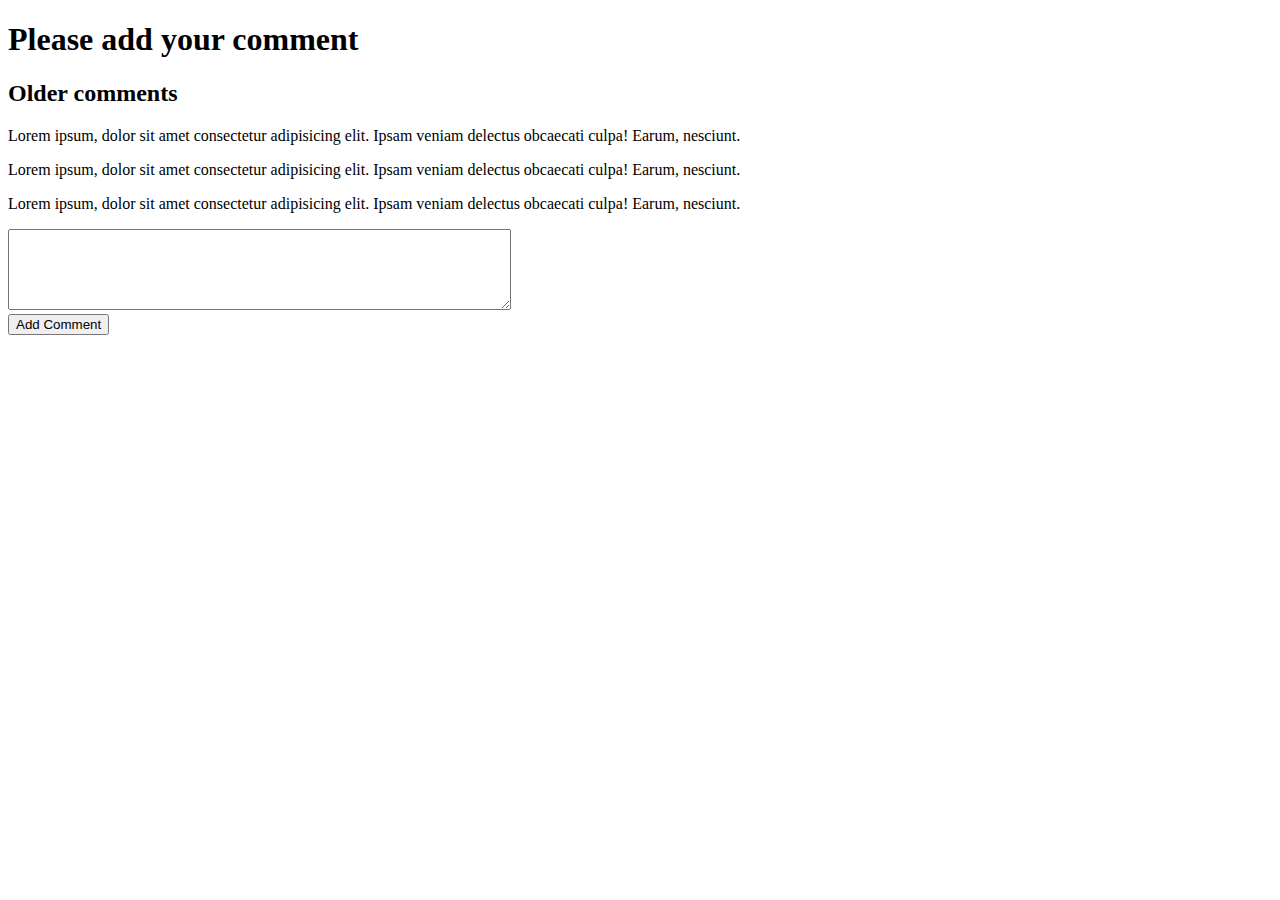
<file: module-25/comment-box/index.html>
<!DOCTYPE html>
<html lang="en">

<head>
    <meta charset="UTF-8">
    <meta name="viewport" content="width=device-width, initial-scale=1.0">
    <title>Comment Box</title>
</head>

<body>
    <header class="my-12">
        <h1>Please add your comment</h1>
    </header>
    <main>
        <section>
            <h2>Older comments</h2>
            <div id="comments">
                <p>Lorem ipsum, dolor sit amet consectetur adipisicing elit. Ipsam veniam delectus obcaecati culpa!
                    Earum, nesciunt.</p>
                <p>Lorem ipsum, dolor sit amet consectetur adipisicing elit. Ipsam veniam delectus obcaecati culpa!
                    Earum, nesciunt.</p>
                <p>Lorem ipsum, dolor sit amet consectetur adipisicing elit. Ipsam veniam delectus obcaecati culpa!
                    Earum, nesciunt.</p>
            </div>

            <div>
                <textarea id="newComment" cols="60" rows="5"></textarea>
                <br>
                <button id="addComment">Add Comment</button>
            </div>
        </section>
    </main>
    <script src="js/comment.js"></script>
</body>

</html>
</file>
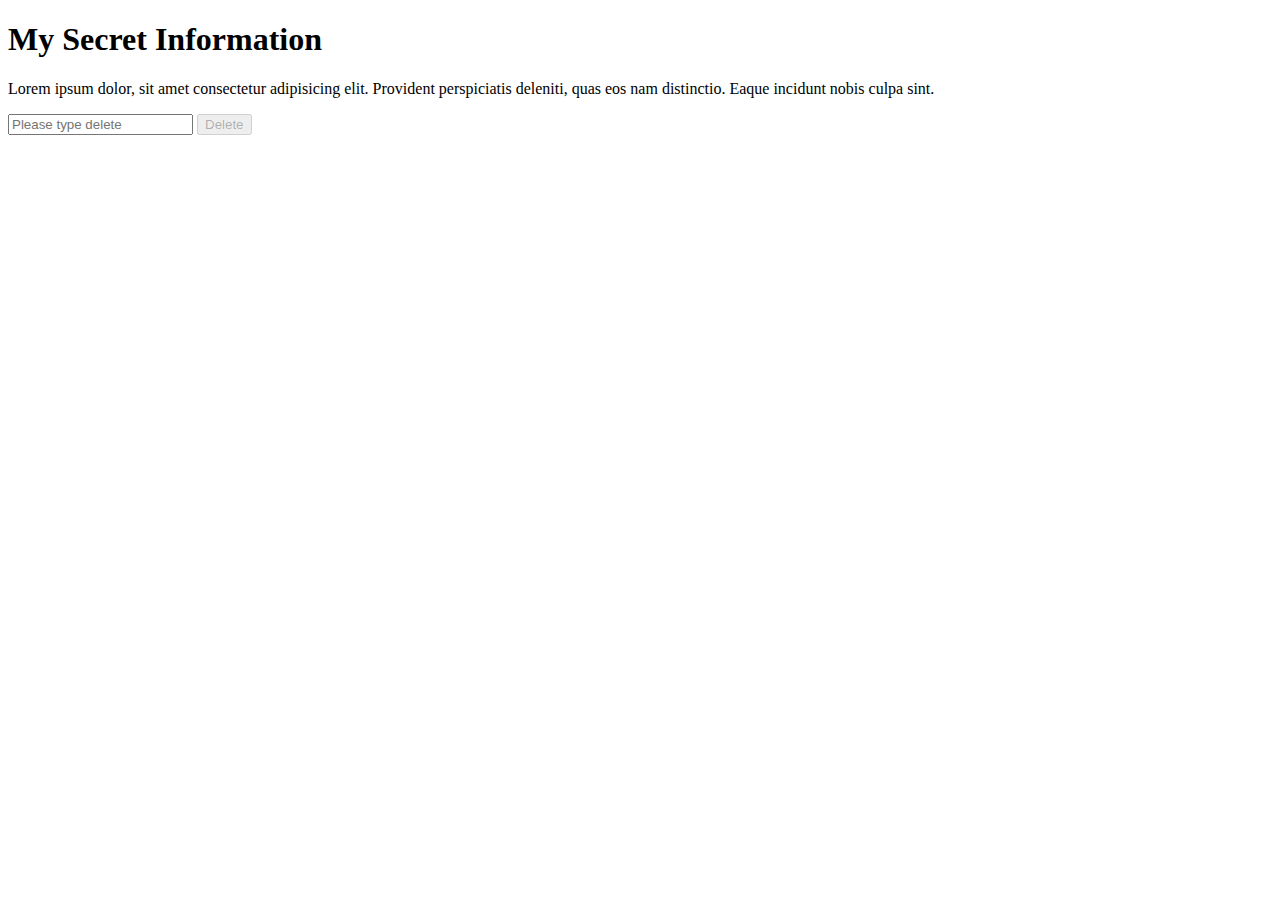
<file: module-25/delete/index.html>
<!DOCTYPE html>
<html lang="en">

<head>
    <meta charset="UTF-8">
    <meta name="viewport" content="width=device-width, initial-scale=1.0">
    <title>Github like Delete</title>
</head>

<body>
    <div id="secret-info">
        <h1>My Secret Information</h1>
        <p>Lorem ipsum dolor, sit amet consectetur adipisicing elit. Provident perspiciatis deleniti, quas eos nam
            distinctio. Eaque incidunt nobis culpa sint.</p>
    </div>

    <input id="delete-confirm" type="text" placeholder="Please type delete">
    <button id="delete-btn" disabled>Delete</button>

    <script src="js/delete.js"></script>
</body>

</html>
</file>
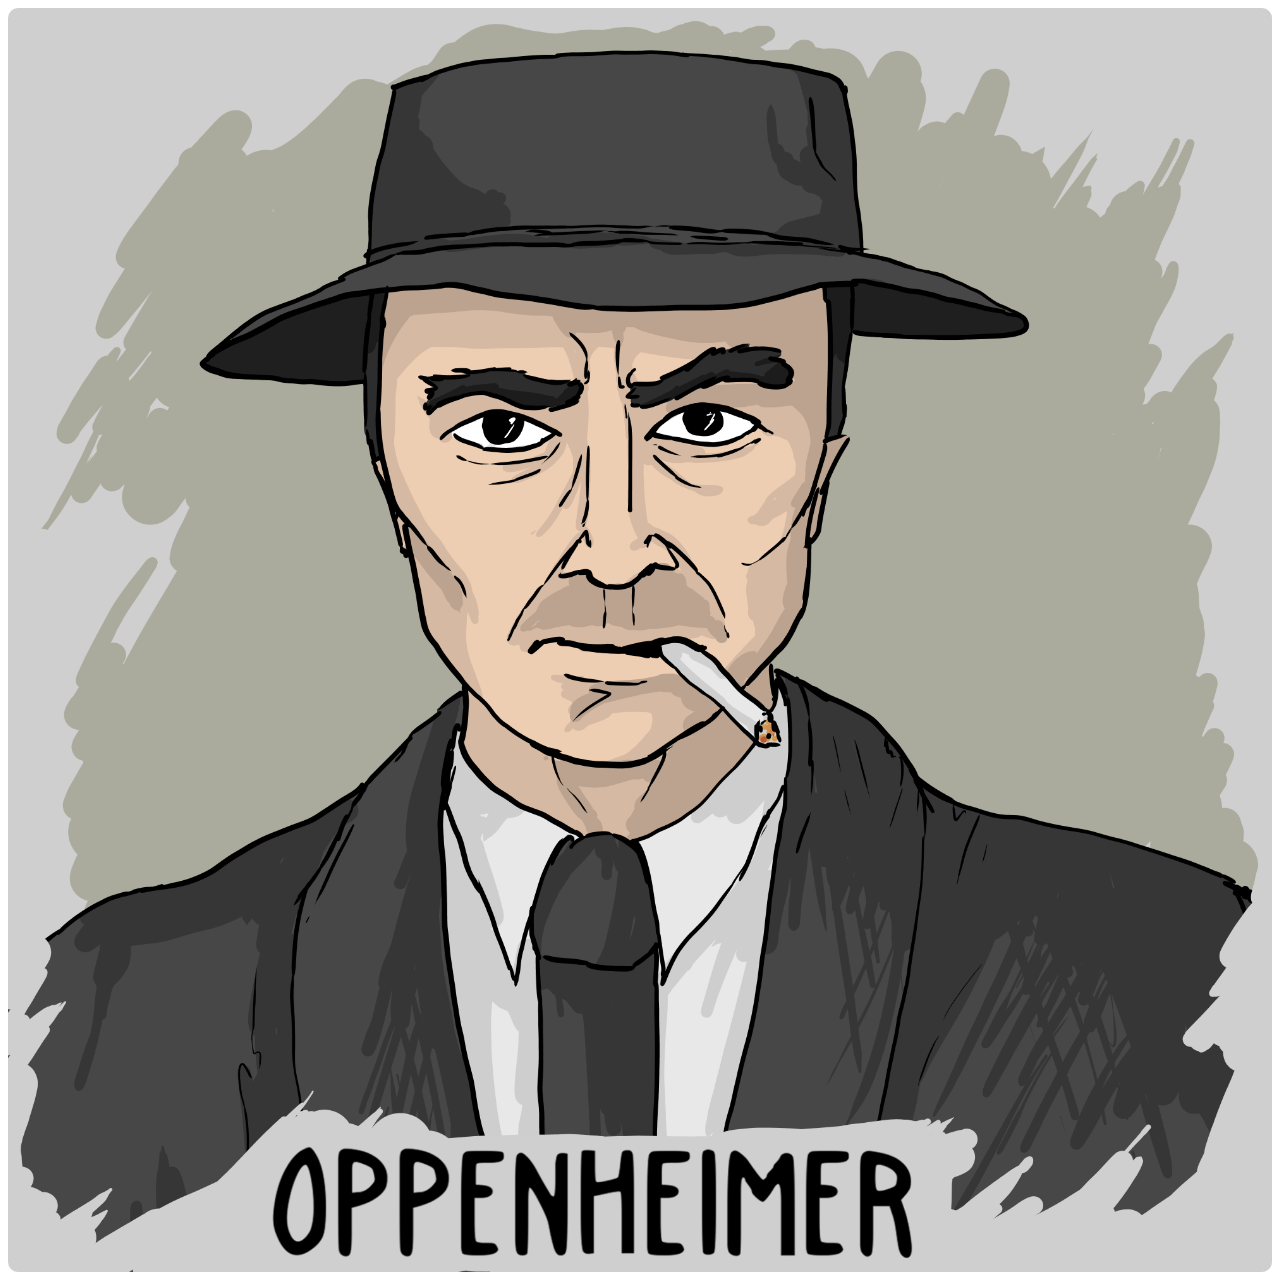
<file: module-25/task-1/index.html>
<!DOCTYPE html>
<html lang="en">

<head>
    <meta charset="UTF-8">
    <meta name="viewport" content="width=device-width, initial-scale=1.0">
    <title>Oppenheimer Image Banner</title>
    <style>
        .border-r {
            border-radius: 10px;
        }
    </style>
</head>

<body>
    <div>

    </div>
    <script src="logo.js"></script>
</body>

</html>
</file>
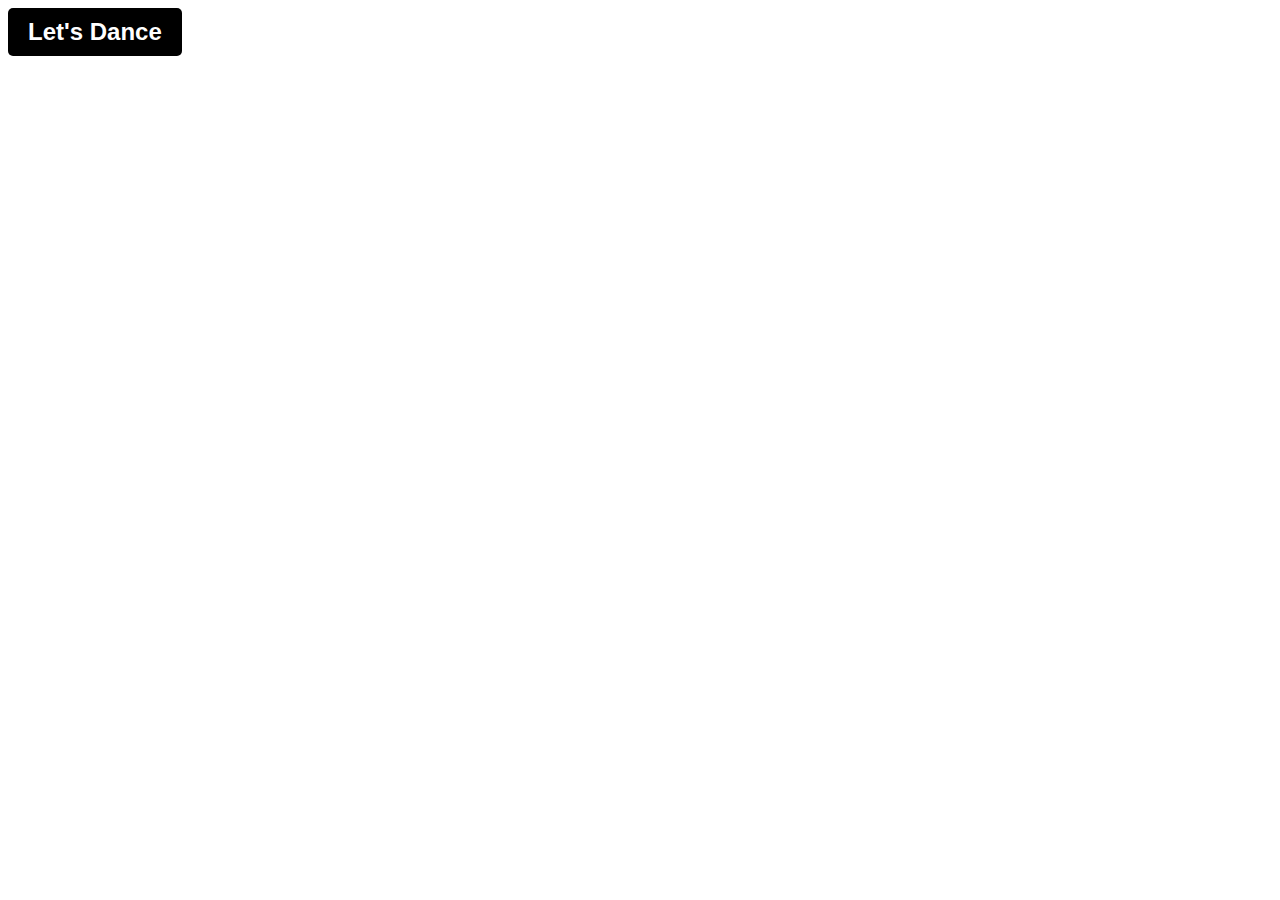
<file: module-25/task-2/index.html>
<!DOCTYPE html>
<html lang="en">

<head>
    <meta charset="UTF-8">
    <meta name="viewport" content="width=device-width, initial-scale=1.0">
    <title>Click and Dance</title>

    <style>
        #dance{
            padding: 10px 20px;
            background-color: black;
            font-weight: 700;
            font-size: 1.5em;
            color: white;
            border: none;
            border-radius: 5px;
            cursor: pointer;
        }
    </style>

</head>

<body>
    <div>
    </div>
    <button id="dance">Let's Dance</button>

    <script src="winner.js"></script>
</body>

</html>
</file>
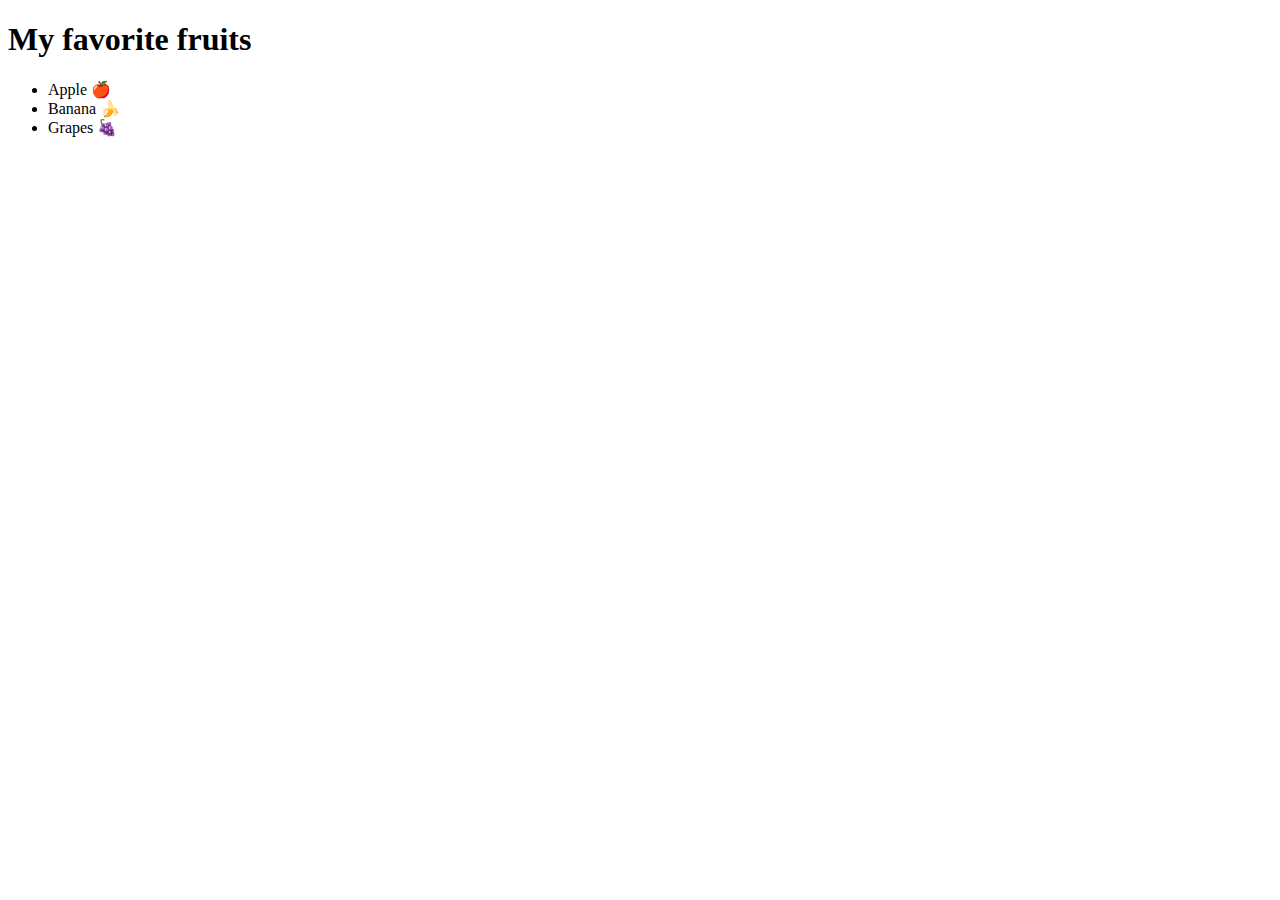
<file: module-25/task-3/index.html>
<!DOCTYPE html>
<html lang="en">
<head>
    <meta charset="UTF-8">
    <meta name="viewport" content="width=device-width, initial-scale=1.0">
    <title>Fruit List</title>
</head>
<body>
    <header>
        <h1>My favorite fruits</h1>
    </header>
    <ul id="fruit-list"></ul>

    <script src="list.js"></script>
</body>
</html>
</file>
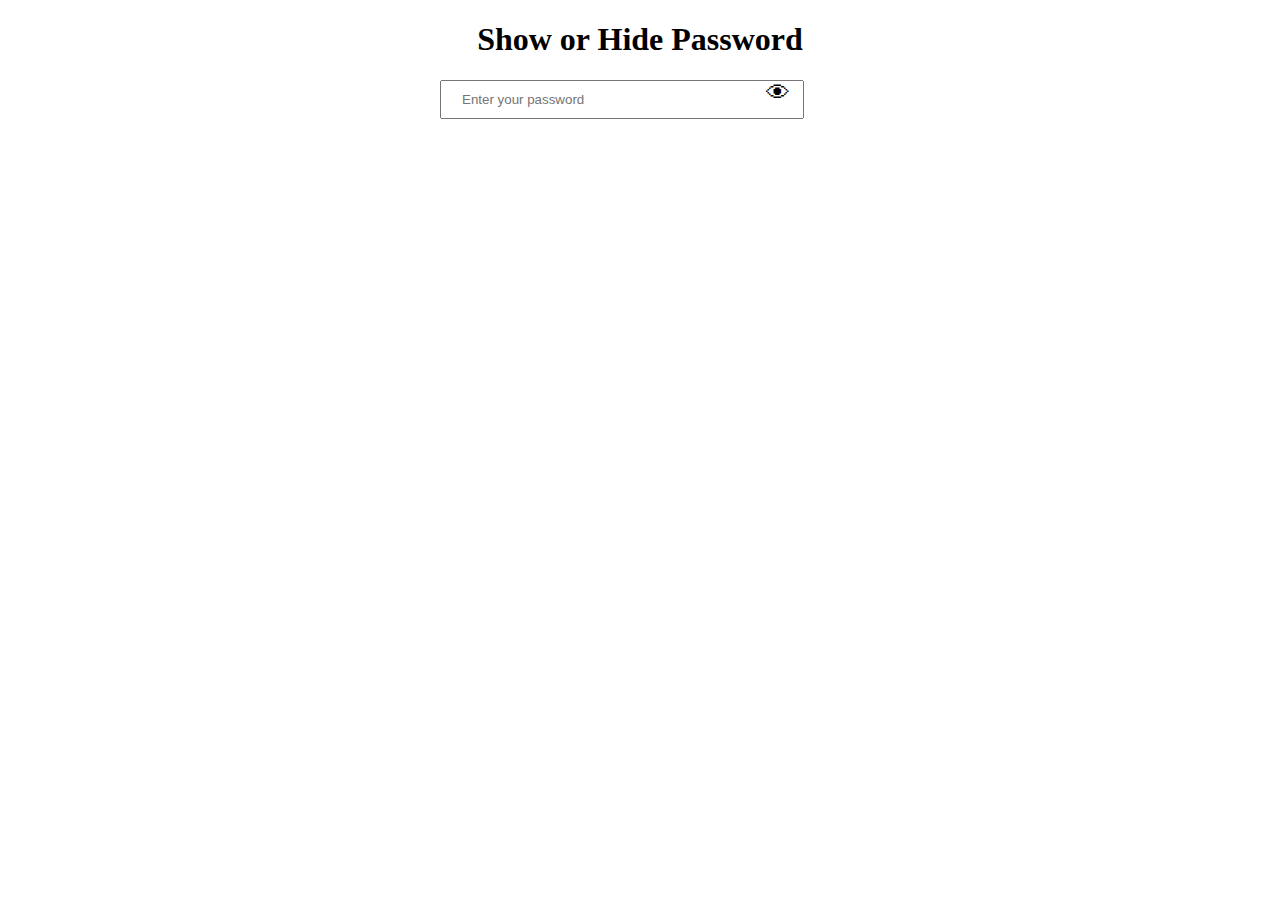
<file: module-25/task-4/index.html>
<!DOCTYPE html>
<html lang="en">

<head>
    <meta charset="UTF-8">
    <meta name="viewport" content="width=device-width, initial-scale=1.0">
    <title>Password Show/Hide</title>
    <style>
        .text-center {
            text-align: center;
        }

        .input-container {
            position: relative;
            width: 400px;
            margin: 0 auto;
        }

        input {
            padding: 10px 20px;
            outline: none;
            width: 80%;
        }

        #show-hide {
            position: absolute;
            font-size: 1.5rem;
            right: 50px;
            cursor: pointer;
        }
    </style>
</head>

<body>
    <h1 class="text-center">Show or Hide Password</h1>
    <div class="input-container">
        <input id="password" type="password" placeholder="Enter your password">
        <span id="show-hide">&#128065;</span>
    </div>

    <script src="password.js"></script>
</body>

</html>
</file>
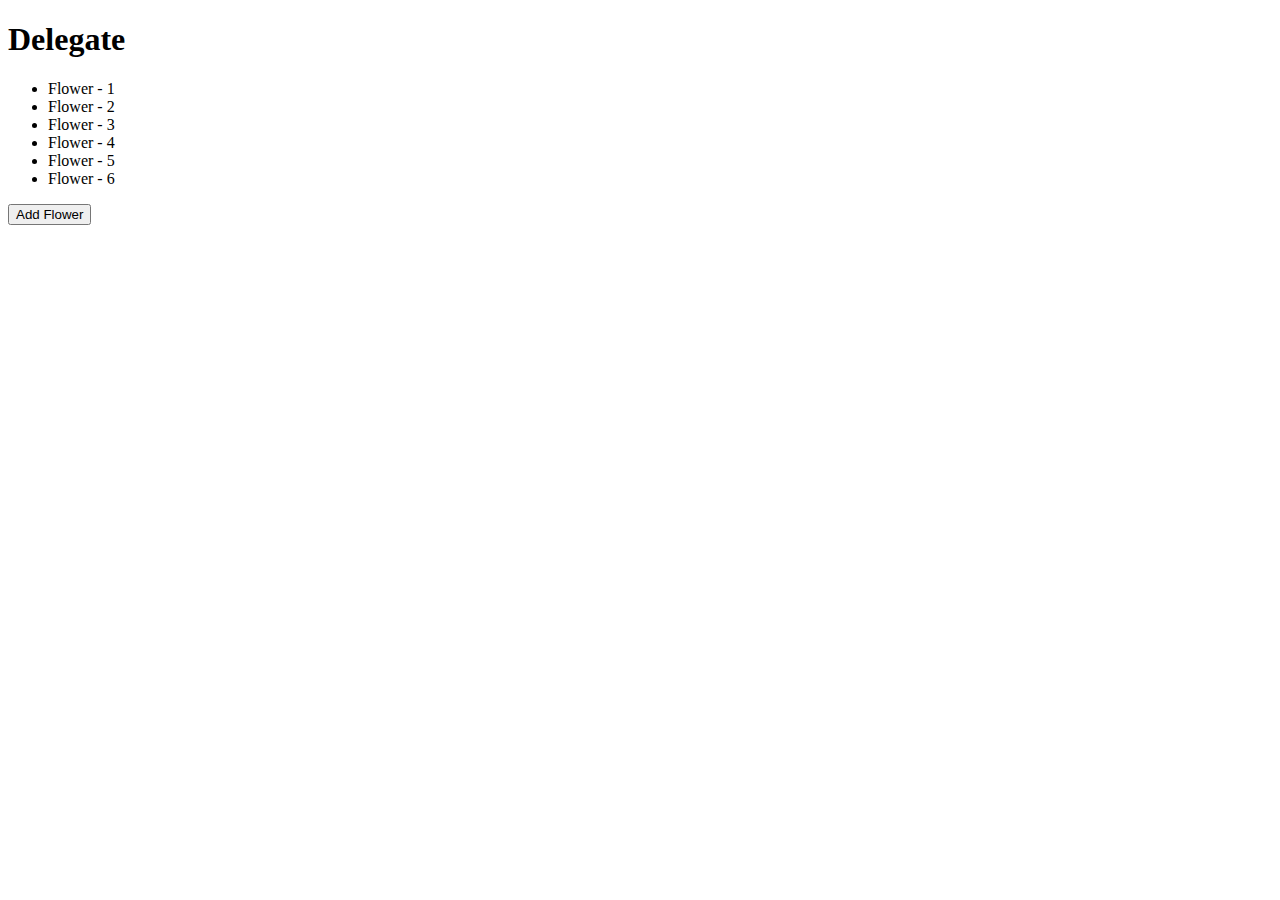
<file: module-25/propagation-bubble/delegate.html>
<!DOCTYPE html>
<html lang="en">
<head>
    <meta charset="UTF-8">
    <meta name="viewport" content="width=device-width, initial-scale=1.0">
    <title>Delegate</title>
</head>
<body>
    <h1>Delegate</h1>
    <section>
        <ul id="flower-list">
            <li class="flower">Flower - 1</li>
            <li class="flower">Flower - 2</li>
            <li class="flower">Flower - 3</li>
            <li class="flower">Flower - 4</li>
            <li class="flower">Flower - 5</li>
            <li class="flower">Flower - 6</li>
        </ul>
        <button id="btn-add-flower">Add Flower</button>
    </section>
    <script src="js/delegate.js"></script>
</body>
</html>
</file>
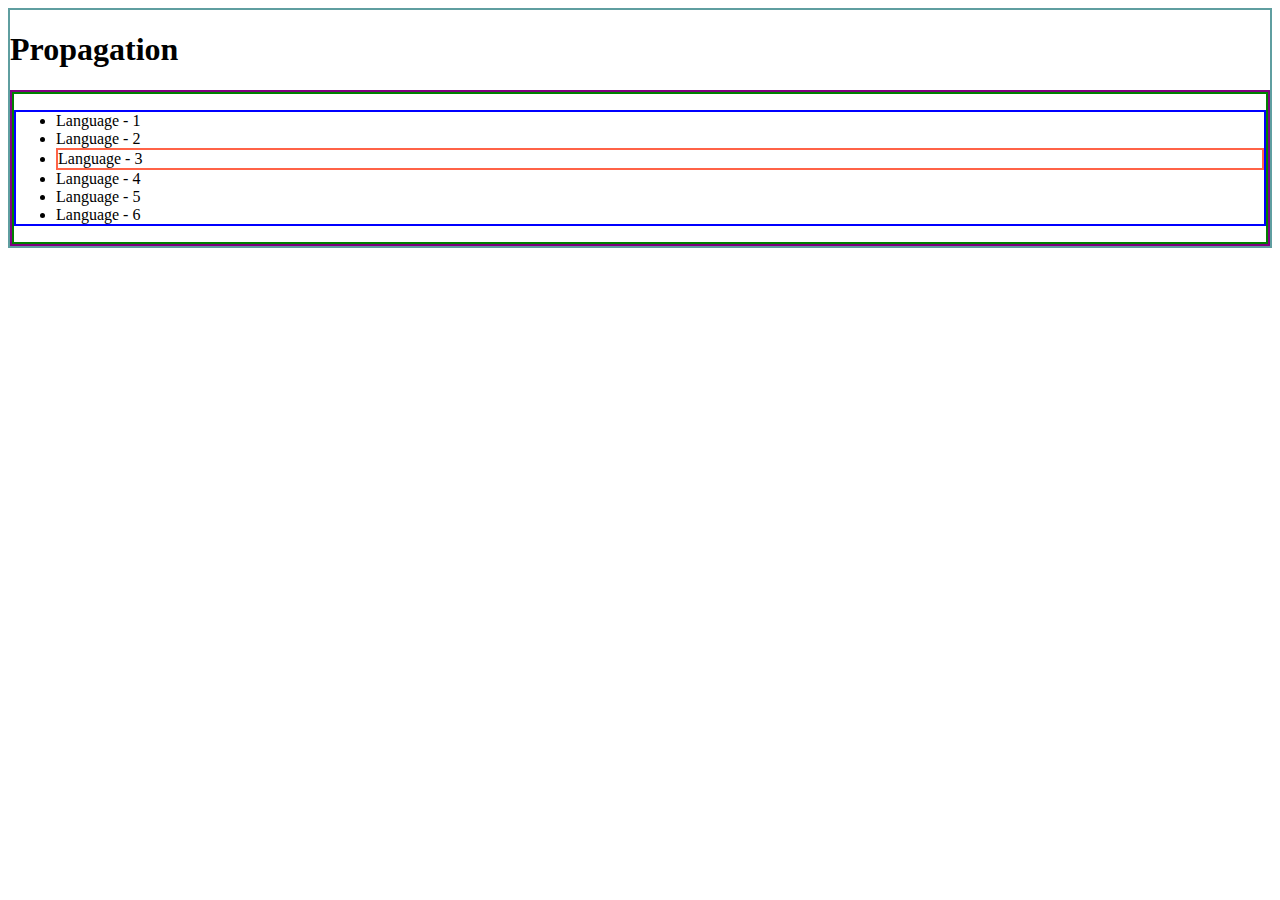
<file: module-25/propagation-bubble/propagation.html>
<!DOCTYPE html>
<html lang="en">

<head>
    <meta charset="UTF-8">
    <meta name="viewport" content="width=device-width, initial-scale=1.0">
    <title>Propagation</title>
    <style>
        body {
            border: 2px solid cadetblue;
        }

        main {
            border: 2px solid purple;
        }

        section {
            border: 2px solid green;
        }

        ul {
            border: 2px solid blue;
        }

        #language-3 {
            border: 2px solid tomato;
        }
    </style>
</head>

<body id="body">
    <h1>Propagation</h1>
    <main id="main-container">
        <section id="languages-container">
            <ul id="top-languages">
                <li id="language-1">Language - 1</li>
                <li id="language-2">Language - 2</li>
                <li id="language-3">Language - 3</li>
                <li id="language-4">Language - 4</li>
                <li id="language-5">Language - 5</li>
                <li id="language-6">Language - 6</li>
            </ul>
        </section>
    </main>

    <script src="js/propagation.js"></script>
</body>

</html>
</file>
